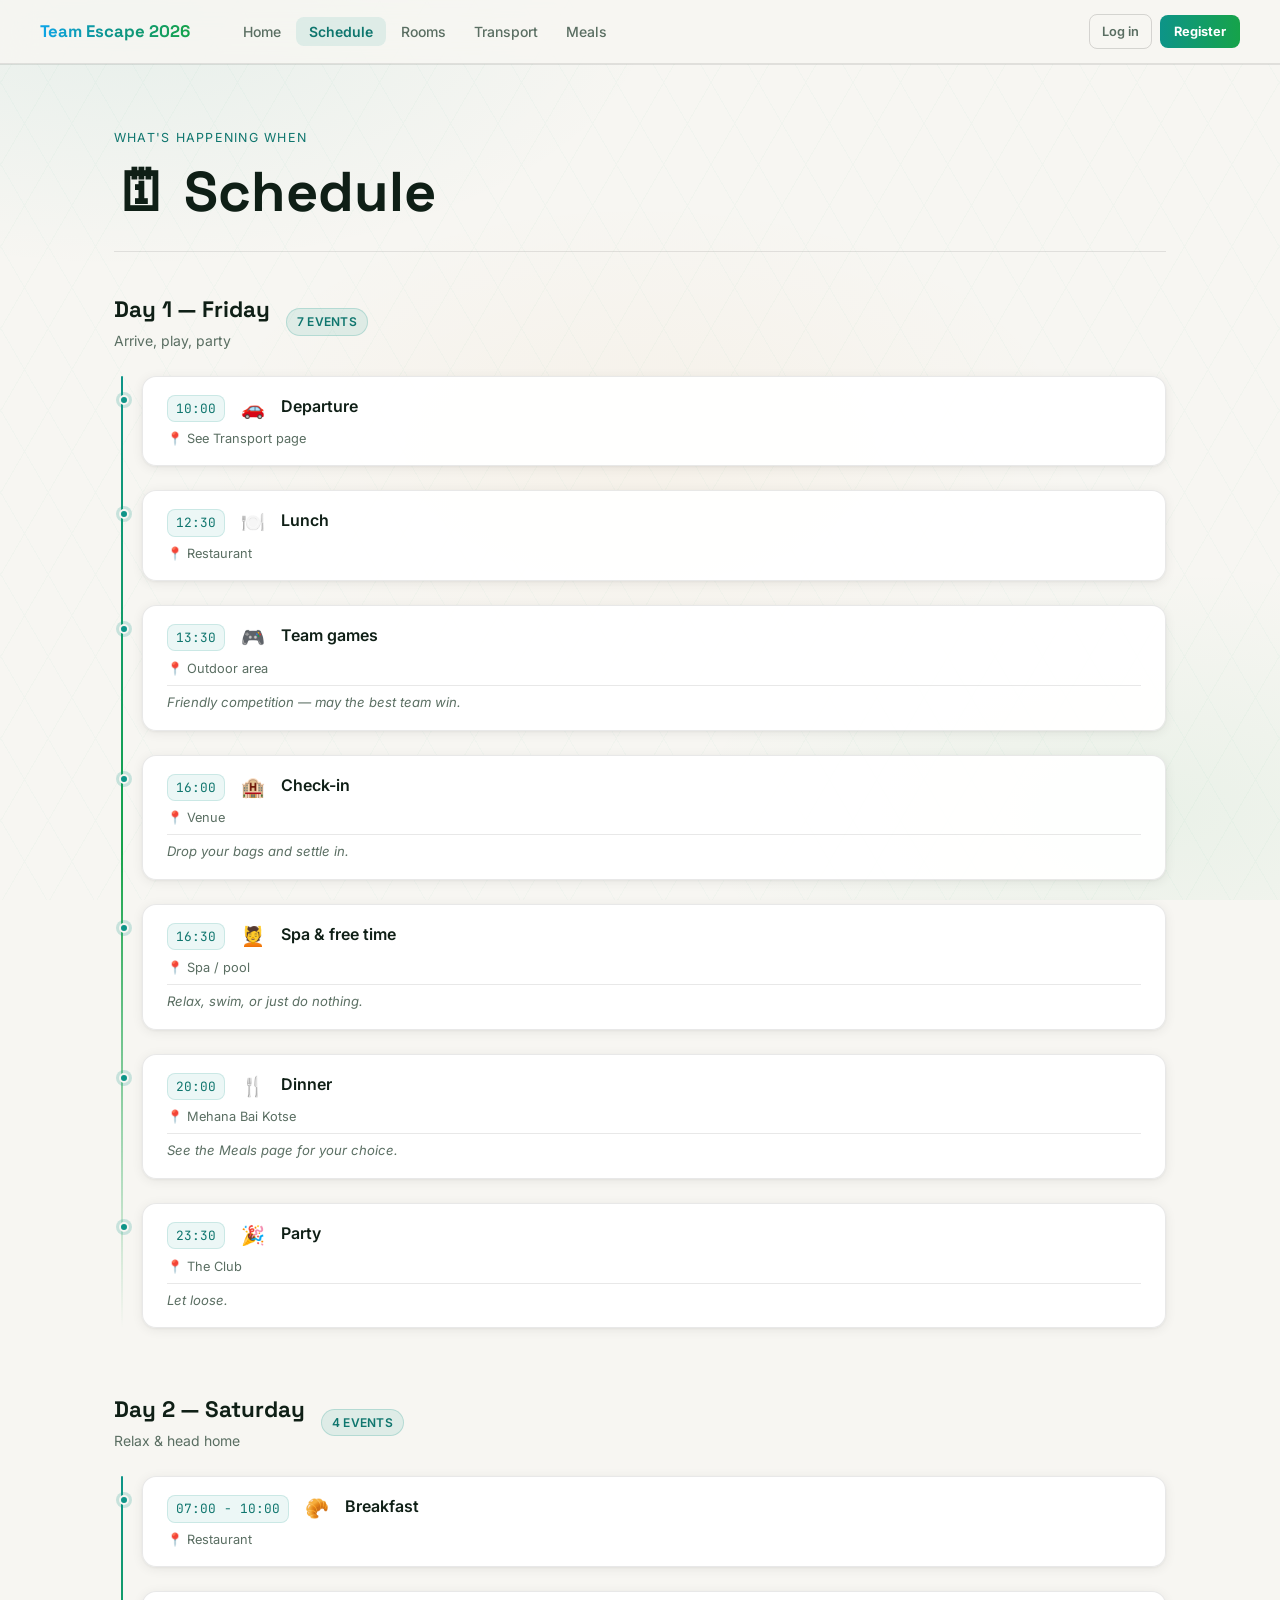
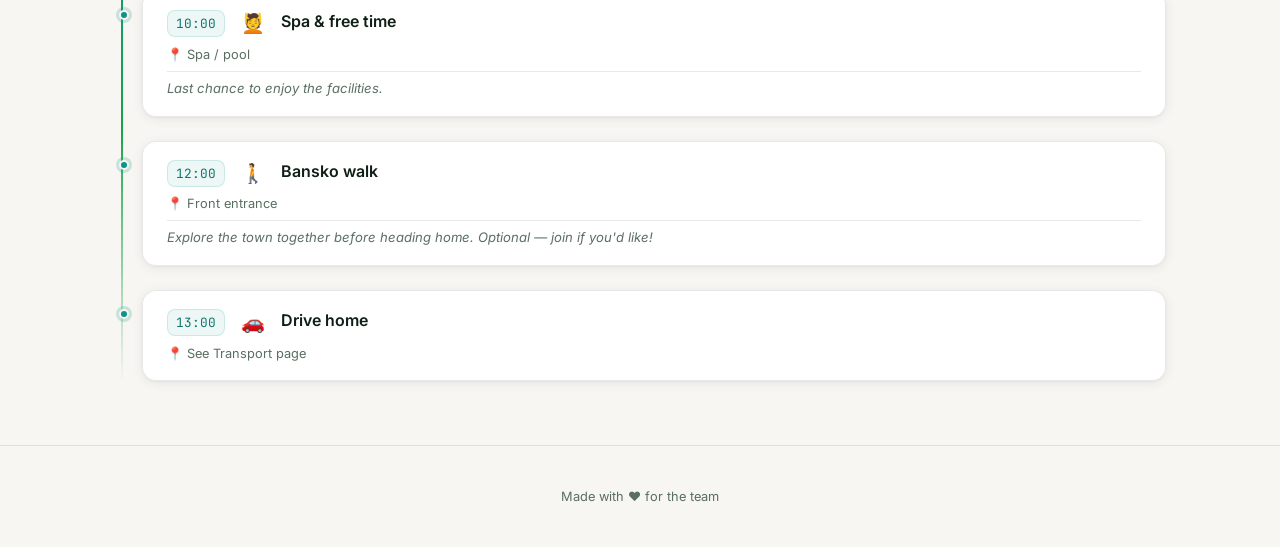
<file: schedule.html>
<!DOCTYPE html>
<html lang="en">
<head>
  <meta charset="UTF-8" />
  <meta name="viewport" content="width=device-width, initial-scale=1.0" />
  <title>Schedule</title>
  <link rel="preconnect" href="https://fonts.googleapis.com" />
  <link rel="preconnect" href="https://fonts.gstatic.com" crossorigin />
  <link href="https://fonts.googleapis.com/css2?family=Space+Grotesk:wght@400;600;700;800&family=Inter:wght@400;500;600&family=JetBrains+Mono:wght@400;500&display=swap" rel="stylesheet" />
  <link rel="stylesheet" href="../css/style.css" />
</head>
<body>
  <div id="nav-placeholder"></div>

  <div class="page">
    <div class="container">
      <div class="page-header fade-up">
        <p class="page-header__eyebrow">What's happening when</p>
        <h1>🗓 Schedule</h1>
      </div>

      <div id="schedule-root"></div>
    </div>
  </div>

  <div id="footer-placeholder"></div>

  <script src="../js/shared.js"></script>
  <script>
    (async () => {
      const { event, schedule } = await loadAll();
      renderNav(event.name);
      renderFooter();
      document.title = `Schedule · ${event.name}`;

      document.getElementById('schedule-root').innerHTML = schedule.days.map(day => `
        <div class="timeline__day fade-up">
          <div class="timeline__day-header">
            <div>
              <div class="timeline__day-label">${day.label}</div>
              <div class="timeline__day-subtitle">${day.subtitle}</div>
            </div>
            <span class="badge badge--teal">${day.items.length} events</span>
          </div>
          <div class="timeline__items">
            ${day.items.map(item => `
              <div class="timeline__item">
                <div class="timeline__item-header">
                  <span class="timeline__time">${item.time}</span>
                  <span class="timeline__icon">${item.icon}</span>
                  <span class="timeline__title">${item.title}</span>
                </div>
                <div class="timeline__location">📍 ${item.location}</div>
                ${item.note ? `<div class="timeline__note">${item.note}</div>` : ''}
              </div>`).join('')}
          </div>
        </div>`).join('');
    })();
  </script>
</body>
</html>
</file>
<file: css/style.css>
/* ============================================================
   TEAMBUILDING HUB — Design System (Light theme)
   Airy cream background · forest green + teal accents · amber warmth
   ============================================================ */

/* ---------- Reset & base ---------- */
*, *::before, *::after { box-sizing: border-box; margin: 0; padding: 0; }

:root {
  /* Palette — light */
  --c-bg:        #f7f6f2;
  --c-bg2:       #eeecea;
  --c-surface:   rgba(255,255,255,0.75);
  --c-surface2:  rgba(255,255,255,0.95);
  --c-border:    rgba(0,0,0,0.09);
  --c-border2:   rgba(0,0,0,0.14);

  /* Brand */
  --c-teal:      #0d9488;
  --c-teal-dim:  #0f766e;
  --c-green:     #16a34a;
  --c-green-dim: #166534;
  --c-amber:     #d97706;
  --c-amber-dim: #b45309;

  /* Text */
  --c-text:      #1c2b22;
  --c-muted:     #5a6e62;
  --c-heading:   #0f1f16;

  /* Gradients */
  --g-hero:      linear-gradient(135deg, #edf7f0 0%, #f0faf5 50%, #fdf8ee 100%);
  --g-card:      linear-gradient(135deg, rgba(13,148,136,0.04) 0%, rgba(22,163,74,0.03) 100%);
  --g-accent:    linear-gradient(90deg, var(--c-teal), var(--c-green));
  --g-amber:     linear-gradient(90deg, var(--c-amber), #f97316);

  /* Spacing */
  --sp-xs: 0.5rem;
  --sp-s:  1rem;
  --sp-m:  1.5rem;
  --sp-l:  2.5rem;
  --sp-xl: 4rem;

  /* Type */
  --font-body:    'Inter', 'Segoe UI', system-ui, sans-serif;
  --font-display: 'Space Grotesk', 'Inter', sans-serif;
  --font-mono:    'JetBrains Mono', 'Fira Code', monospace;

  /* Radii */
  --r-s:  8px;
  --r-m:  14px;
  --r-l:  22px;
  --r-xl: 32px;

  /* Shadows */
  --shadow-card: 0 2px 12px rgba(0,0,0,0.07), 0 1px 3px rgba(0,0,0,0.05);
  --shadow-hover: 0 6px 24px rgba(13,148,136,0.14), 0 2px 6px rgba(0,0,0,0.06);

  /* Transitions */
  --t-fast: 150ms ease;
  --t-mid:  280ms cubic-bezier(0.4,0,0.2,1);

  /* Nav height */
  --nav-h: 64px;
}

html { scroll-behavior: smooth; }

body {
  font-family: var(--font-body);
  background: var(--c-bg);
  color: var(--c-text);
  line-height: 1.65;
  min-height: 100vh;
  overflow-x: hidden;
}

/* ---------- Typography ---------- */
h1, h2, h3, h4 {
  font-family: var(--font-display);
  color: var(--c-heading);
  line-height: 1.25;
}
h1 { font-size: clamp(2rem, 5vw, 3.5rem); font-weight: 800; }
h2 { font-size: clamp(1.4rem, 3vw, 2rem); font-weight: 700; }
h3 { font-size: 1.15rem; font-weight: 600; }
h4 { font-size: 1rem; font-weight: 600; }
p  { color: var(--c-muted); }
a  { color: var(--c-teal-dim); text-decoration: none; transition: color var(--t-fast); }
a:hover { color: var(--c-green); }

/* ---------- Organic background shapes ---------- */
body::before {
  content: '';
  position: fixed;
  inset: 0;
  z-index: -2;
  background:
    radial-gradient(ellipse 70% 50% at 10% 0%, rgba(13,148,136,0.07) 0%, transparent 60%),
    radial-gradient(ellipse 60% 45% at 90% 90%, rgba(22,163,74,0.06) 0%, transparent 60%),
    radial-gradient(ellipse 50% 40% at 50% 50%, rgba(217,119,6,0.04) 0%, transparent 70%),
    var(--c-bg);
}

/* Subtle topographic hatching */
body::after {
  content: '';
  position: fixed;
  inset: 0;
  z-index: -1;
  opacity: 0.025;
  background-image:
    repeating-linear-gradient(
      60deg,
      transparent,
      transparent 40px,
      var(--c-teal) 40px,
      var(--c-teal) 41px
    ),
    repeating-linear-gradient(
      -60deg,
      transparent,
      transparent 40px,
      var(--c-green) 40px,
      var(--c-green) 41px
    );
}

/* ---------- Navigation ---------- */
.nav {
  position: fixed;
  top: 0; left: 0; right: 0;
  z-index: 100;
  height: var(--nav-h);
  display: flex;
  align-items: center;
  padding: 0 var(--sp-l);
  backdrop-filter: blur(16px) saturate(180%);
  -webkit-backdrop-filter: blur(16px) saturate(180%);
  background: rgba(247,246,242,0.85);
  border-bottom: 1px solid var(--c-border);
  box-shadow: 0 1px 0 var(--c-border);
}

.nav__brand {
  font-family: var(--font-display);
  font-weight: 800;
  font-size: 1.05rem;
  background: linear-gradient(90deg, #0ea5e9, #0d9488, #16a34a);
  -webkit-background-clip: text;
  -webkit-text-fill-color: transparent;
  background-clip: text;
  white-space: nowrap;
  margin-right: var(--sp-l);
}

.nav__links {
  display: flex;
  gap: 2px;
  list-style: none;
  flex: 1;
  flex-wrap: wrap;
}

.nav__links a {
  color: var(--c-muted);
  font-size: 0.875rem;
  font-weight: 500;
  padding: 6px 13px;
  border-radius: var(--r-s);
  transition: color var(--t-fast), background var(--t-fast);
}

.nav__links a:hover {
  color: var(--c-teal-dim);
  background: rgba(13,148,136,0.08);
}

.nav__links a.active {
  color: var(--c-teal-dim);
  background: rgba(13,148,136,0.1);
  font-weight: 600;
}

.nav__hamburger {
  display: none;
  flex-direction: column;
  gap: 5px;
  cursor: pointer;
  padding: 6px;
  margin-left: auto;
  background: none;
  border: none;
}
.nav__hamburger span {
  display: block;
  width: 22px; height: 2px;
  background: var(--c-muted);
  border-radius: 2px;
  transition: transform var(--t-mid), opacity var(--t-fast);
}

/* ---------- Layout ---------- */
.page {
  padding-top: var(--nav-h);
  min-height: 100vh;
}

.container {
  max-width: 1100px;
  margin: 0 auto;
  padding: 0 var(--sp-m);
}

.section {
  padding: var(--sp-xl) 0;
}

.section__header {
  margin-bottom: var(--sp-l);
}

.section__title {
  display: flex;
  align-items: center;
  gap: var(--sp-s);
}

.section__title::after {
  content: '';
  flex: 1;
  height: 1px;
  background: var(--c-border2);
  max-width: 200px;
}

/* ---------- Cards ---------- */
.card {
  background: var(--c-surface2);
  border: 1px solid var(--c-border);
  border-radius: var(--r-m);
  padding: var(--sp-m);
  box-shadow: var(--shadow-card);
  transition: transform var(--t-mid), box-shadow var(--t-mid), border-color var(--t-mid);
}

.card:hover {
  transform: translateY(-3px);
  box-shadow: var(--shadow-hover);
  border-color: rgba(13,148,136,0.25);
}

.card--flat { transition: none; }
.card--flat:hover { transform: none; box-shadow: var(--shadow-card); border-color: var(--c-border); }

.card-grid {
  display: grid;
  gap: var(--sp-m);
  grid-template-columns: repeat(auto-fill, minmax(280px, 1fr));
}

/* ---------- Badges & tags ---------- */
.badge {
  display: inline-flex;
  align-items: center;
  gap: 5px;
  padding: 3px 10px;
  border-radius: 99px;
  font-size: 0.75rem;
  font-weight: 600;
  letter-spacing: 0.02em;
  text-transform: uppercase;
}

.badge--teal    { background: rgba(13,148,136,0.1);  color: var(--c-teal-dim); border: 1px solid rgba(13,148,136,0.2); }
.badge--green   { background: rgba(22,163,74,0.1);   color: var(--c-green-dim); border: 1px solid rgba(22,163,74,0.2); }
.badge--amber   { background: rgba(217,119,6,0.1);   color: var(--c-amber-dim); border: 1px solid rgba(217,119,6,0.2); }
.badge--neutral { background: var(--c-bg2); color: var(--c-muted); border: 1px solid var(--c-border); }

/* Diet badges */
.badge--meat         { background: rgba(220,38,38,0.08);  color: #b91c1c;  border: 1px solid rgba(220,38,38,0.15); }
.badge--fish         { background: rgba(37,99,235,0.08);  color: #1d4ed8;  border: 1px solid rgba(37,99,235,0.15); }
.badge--vegetarian   { background: rgba(22,163,74,0.1);   color: var(--c-green-dim); border: 1px solid rgba(22,163,74,0.2); }
.badge--vegan        { background: rgba(13,148,136,0.1);  color: var(--c-teal-dim);  border: 1px solid rgba(13,148,136,0.2); }

/* ---------- Gradient text ---------- */
.gradient-text {
  background: var(--g-accent);
  -webkit-background-clip: text;
  -webkit-text-fill-color: transparent;
  background-clip: text;
}

.gradient-text--amber {
  background: var(--g-amber);
  -webkit-background-clip: text;
  -webkit-text-fill-color: transparent;
  background-clip: text;
}

/* ---------- Divider ---------- */
.divider {
  height: 1px;
  background: var(--c-border);
  margin: var(--sp-m) 0;
}

/* ---------- Chips ---------- */
.chips {
  display: flex;
  flex-wrap: wrap;
  gap: 6px;
}

/* ---------- Avatar ---------- */
.avatar {
  display: inline-flex;
  align-items: center;
  justify-content: center;
  width: 40px; height: 40px;
  border-radius: 50%;
  background: var(--c-bg2);
  border: 1px solid var(--c-border);
  font-size: 1.2rem;
  flex-shrink: 0;
}

/* ---------- Person chip ---------- */
.person-chip {
  display: inline-flex;
  align-items: center;
  gap: 6px;
  padding: 4px 10px 4px 4px;
  border-radius: 99px;
  background: var(--c-bg2);
  border: 1px solid var(--c-border);
  font-size: 0.8rem;
  color: var(--c-text);
  white-space: nowrap;
}

.person-chip .avatar { width: 26px; height: 26px; font-size: 0.85rem; }

/* ---------- Timeline ---------- */
.timeline__day {
  margin-bottom: var(--sp-xl);
}

.timeline__day-header {
  display: flex;
  align-items: center;
  gap: var(--sp-s);
  margin-bottom: var(--sp-m);
}

.timeline__day-label {
  font-family: var(--font-display);
  font-weight: 700;
  font-size: 1.4rem;
  color: var(--c-heading);
}

.timeline__day-subtitle {
  font-size: 0.875rem;
  color: var(--c-muted);
}

.timeline__items {
  position: relative;
  padding-left: 28px;
}

.timeline__items::before {
  content: '';
  position: absolute;
  left: 7px; top: 0; bottom: 0;
  width: 2px;
  background: linear-gradient(to bottom, var(--c-teal), var(--c-green), transparent);
  border-radius: 2px;
}

.timeline__item {
  position: relative;
  margin-bottom: var(--sp-m);
  background: var(--c-surface2);
  border: 1px solid var(--c-border);
  border-radius: var(--r-m);
  padding: var(--sp-s) var(--sp-m);
  box-shadow: var(--shadow-card);
  transition: transform var(--t-mid), box-shadow var(--t-mid);
}

.timeline__item:hover {
  transform: translateX(3px);
  box-shadow: var(--shadow-hover);
}

.timeline__item::before {
  content: '';
  position: absolute;
  left: -24px;
  top: 18px;
  width: 10px; height: 10px;
  border-radius: 50%;
  background: var(--c-teal);
  border: 2px solid var(--c-bg);
  box-shadow: 0 0 0 3px rgba(13,148,136,0.2);
}

.timeline__item-header {
  display: flex;
  align-items: flex-start;
  gap: var(--sp-s);
  flex-wrap: wrap;
}

.timeline__time {
  font-family: var(--font-mono);
  font-size: 0.8rem;
  color: var(--c-teal-dim);
  background: rgba(13,148,136,0.08);
  border: 1px solid rgba(13,148,136,0.15);
  border-radius: var(--r-s);
  padding: 2px 8px;
  flex-shrink: 0;
  margin-top: 2px;
}

.timeline__icon { font-size: 1.2rem; flex-shrink: 0; }

.timeline__title {
  font-weight: 600;
  color: var(--c-heading);
  font-size: 1rem;
  flex: 1;
}

.timeline__location {
  font-size: 0.8rem;
  color: var(--c-muted);
  margin-top: 4px;
}

.timeline__note {
  font-size: 0.82rem;
  color: var(--c-muted);
  margin-top: 6px;
  padding-top: 6px;
  border-top: 1px solid var(--c-border);
  font-style: italic;
}

/* ---------- Countdown ---------- */
.countdown {
  display: flex;
  gap: var(--sp-m);
  flex-wrap: wrap;
}

.countdown__unit {
  display: flex;
  flex-direction: column;
  align-items: center;
  background: var(--c-surface2);
  border: 1px solid var(--c-border);
  border-radius: var(--r-m);
  padding: var(--sp-s) var(--sp-m);
  min-width: 80px;
  box-shadow: var(--shadow-card);
}

.countdown__num {
  font-family: var(--font-display);
  font-size: 2.5rem;
  font-weight: 800;
  background: var(--g-accent);
  -webkit-background-clip: text;
  -webkit-text-fill-color: transparent;
  background-clip: text;
  line-height: 1;
}

.countdown__label {
  font-size: 0.7rem;
  text-transform: uppercase;
  letter-spacing: 0.08em;
  color: var(--c-muted);
  margin-top: 4px;
}

/* ---------- Meals ---------- */
.meals-grid {
  display: grid;
  gap: var(--sp-s);
  grid-template-columns: repeat(auto-fill, minmax(240px, 1fr));
}

.meal-card {
  display: flex;
  align-items: flex-start;
  gap: var(--sp-s);
  padding: var(--sp-s) var(--sp-m);
  background: var(--c-surface2);
  border: 1px solid var(--c-border);
  border-radius: var(--r-m);
  box-shadow: var(--shadow-card);
  transition: transform var(--t-mid), border-color var(--t-mid);
}

.meal-card:hover {
  transform: translateY(-2px);
  border-color: rgba(13,148,136,0.25);
}

.meal-card__info { flex: 1; min-width: 0; }

.meal-card__name {
  font-weight: 600;
  color: var(--c-heading);
  font-size: 0.95rem;
}

.meal-card__note {
  font-size: 0.78rem;
  color: var(--c-muted);
  font-style: italic;
  margin-top: 2px;
}

.allergy-tag {
  display: inline-block;
  font-size: 0.7rem;
  padding: 1px 7px;
  border-radius: 99px;
  background: rgba(217,119,6,0.08);
  color: var(--c-amber-dim);
  border: 1px solid rgba(217,119,6,0.18);
  margin: 2px 2px 0 0;
}

/* ---------- Car cards ---------- */
.car-card__header {
  display: flex;
  align-items: center;
  gap: var(--sp-s);
  margin-bottom: var(--sp-s);
}
.car-card__icon { font-size: 2rem; }
.car-card__meta { display: flex; flex-direction: column; gap: 12px; margin-top: var(--sp-s); }
.car-card__row  { display: flex; align-items: flex-start; gap: 8px; font-size: 0.875rem; }
.car-card__row-label {
  color: var(--c-muted);
  min-width: 80px;
  font-size: 0.78rem;
  text-transform: uppercase;
  letter-spacing: 0.04em;
  padding-top: 3px;
}

/* ---------- Room cards ---------- */
.room-card__header {
  display: flex;
  justify-content: space-between;
  align-items: flex-start;
  margin-bottom: var(--sp-s);
}

.room-number {
  font-family: var(--font-mono);
  font-size: 0.85rem;
  color: var(--c-teal-dim);
  background: rgba(13,148,136,0.08);
  border: 1px solid rgba(13,148,136,0.15);
  border-radius: var(--r-s);
  padding: 2px 10px;
}

.room-name  { font-weight: 700; color: var(--c-heading); margin-bottom: 2px; }
.room-type-floor { font-size: 0.8rem; color: var(--c-muted); }

/* ---------- Emergency card ---------- */
.emergency-card {
  display: flex;
  align-items: center;
  gap: var(--sp-m);
  padding: var(--sp-s) var(--sp-m);
  background: var(--c-surface2);
  border: 1px solid var(--c-border);
  border-radius: var(--r-m);
  box-shadow: var(--shadow-card);
}

.emergency-card__label { font-size: 0.75rem; text-transform: uppercase; letter-spacing: 0.05em; color: var(--c-muted); }
.emergency-card__name  { font-weight: 600; color: var(--c-heading); }
.emergency-card__phone {
  margin-left: auto;
  font-family: var(--font-mono);
  color: var(--c-teal-dim);
  font-size: 0.9rem;
}

/* ---------- Hero ---------- */
.hero {
  min-height: calc(100vh - var(--nav-h));
  display: flex;
  flex-direction: column;
  justify-content: center;
  padding: var(--sp-xl) 0;
}

.hero__eyebrow {
  font-size: 0.8rem;
  text-transform: uppercase;
  letter-spacing: 0.12em;
  color: var(--c-teal-dim);
  margin-bottom: var(--sp-s);
}

.hero__title    { margin-bottom: var(--sp-s); }
.hero__tagline  {
  font-size: 1.2rem;
  color: var(--c-muted);
  margin-bottom: var(--sp-l);
  max-width: 540px;
}

.hero__meta {
  display: flex;
  flex-wrap: wrap;
  gap: var(--sp-s);
  margin-bottom: var(--sp-l);
}

.hero__meta-item {
  display: flex;
  align-items: center;
  gap: 8px;
  font-size: 0.9rem;
  color: var(--c-muted);
  background: var(--c-surface2);
  border: 1px solid var(--c-border);
  border-radius: var(--r-s);
  padding: 6px 14px;
  box-shadow: var(--shadow-card);
}

/* ---------- Highlights ---------- */
.highlight-card { display: flex; gap: var(--sp-s); align-items: flex-start; }
.highlight-card__icon { font-size: 2rem; flex-shrink: 0; margin-top: 2px; }
.highlight-card__title { font-weight: 700; color: var(--c-heading); margin-bottom: 4px; }

/* ---------- Page hero banner (inner pages) ---------- */
.page-hero {
  position: relative;
  height: 220px;
  background-image: url('https://images.unsplash.com/photo-1464822759023-fed622ff2c3b?w=1800&q=80&auto=format&fit=crop');
  background-size: cover;
  background-position: center 35%;
  display: flex;
  align-items: flex-end;
  margin-bottom: var(--sp-l);
}

.page-hero::before {
  content: '';
  position: absolute;
  inset: 0;
  background: linear-gradient(
    to bottom,
    rgba(15,25,18,0.35) 0%,
    rgba(15,25,18,0.65) 100%
  );
}

.page-hero__content {
  position: relative;
  z-index: 1;
  padding: var(--sp-m) var(--sp-l);
  width: 100%;
  max-width: 1100px;
  margin: 0 auto;
}

.page-hero__eyebrow {
  font-size: 0.75rem;
  text-transform: uppercase;
  letter-spacing: 0.1em;
  color: rgba(255,255,255,0.7);
  margin-bottom: 4px;
}

.page-hero h1 {
  color: #fff;
  text-shadow: 0 2px 12px rgba(0,0,0,0.35);
  margin: 0;
}

@media (max-width: 768px) {
  .page-hero { height: 160px; }
  .page-hero__content { padding: var(--sp-s) var(--sp-m); }
}

/* ---------- Page header ---------- */
.page-header {
  padding: var(--sp-xl) 0 var(--sp-m);
  border-bottom: 1px solid var(--c-border);
  margin-bottom: var(--sp-l);
}

.page-header__eyebrow {
  font-size: 0.78rem;
  text-transform: uppercase;
  letter-spacing: 0.1em;
  color: var(--c-teal-dim);
  margin-bottom: var(--sp-xs);
}

/* ---------- Stats row ---------- */
.stats-row {
  display: flex;
  flex-wrap: wrap;
  gap: var(--sp-m);
  margin-bottom: var(--sp-l);
}

.stat-box {
  background: var(--c-surface2);
  border: 1px solid var(--c-border);
  border-radius: var(--r-m);
  padding: var(--sp-s) var(--sp-m);
  display: flex;
  flex-direction: column;
  align-items: center;
  min-width: 90px;
  box-shadow: var(--shadow-card);
}

.stat-box__num {
  font-family: var(--font-display);
  font-size: 2rem;
  font-weight: 800;
  background: var(--g-accent);
  -webkit-background-clip: text;
  -webkit-text-fill-color: transparent;
  background-clip: text;
  line-height: 1;
}

.stat-box__label {
  font-size: 0.72rem;
  text-transform: uppercase;
  letter-spacing: 0.07em;
  color: var(--c-muted);
  margin-top: 4px;
}

/* ---------- Organizer card on home ---------- */
.organizer-card {
  display: flex;
  align-items: center;
  gap: var(--sp-m);
  padding: var(--sp-m) var(--sp-l);
  background: var(--c-surface2);
  border: 1px solid var(--c-border);
  border-radius: var(--r-l);
  box-shadow: var(--shadow-card);
  max-width: 480px;
}

/* ---------- Scrollbar ---------- */
::-webkit-scrollbar { width: 6px; height: 6px; }
::-webkit-scrollbar-track { background: var(--c-bg2); }
::-webkit-scrollbar-thumb { background: var(--c-border2); border-radius: 99px; }
::-webkit-scrollbar-thumb:hover { background: var(--c-teal); }

/* ---------- Utility ---------- */
.mt-s  { margin-top: var(--sp-s); }
.mt-m  { margin-top: var(--sp-m); }
.mt-l  { margin-top: var(--sp-l); }
.mb-m  { margin-bottom: var(--sp-m); }
.flex  { display: flex; }
.flex-wrap { flex-wrap: wrap; }
.gap-s { gap: var(--sp-s); }
.gap-m { gap: var(--sp-m); }
.items-center { align-items: center; }
.text-muted  { color: var(--c-muted); }
.text-small  { font-size: 0.875rem; }
.font-mono   { font-family: var(--font-mono); }

/* ---------- Animations ---------- */
@keyframes fadeUp {
  from { opacity: 0; transform: translateY(18px); }
  to   { opacity: 1; transform: translateY(0); }
}

.fade-up   { animation: fadeUp 0.5s ease both; }
.fade-up-1 { animation-delay: 0.1s; }
.fade-up-2 { animation-delay: 0.2s; }
.fade-up-3 { animation-delay: 0.3s; }
.fade-up-4 { animation-delay: 0.4s; }

/* ---------- Responsive ---------- */
@media (max-width: 768px) {
  :root { --sp-xl: 2.5rem; --sp-l: 1.75rem; }

  .nav__links { display: none; }
  .nav__hamburger { display: flex; }
  .nav__links.open {
    display: flex;
    flex-direction: column;
    position: fixed;
    top: var(--nav-h);
    left: 0; right: 0;
    background: rgba(247,246,242,0.97);
    backdrop-filter: blur(16px);
    padding: var(--sp-m);
    border-bottom: 1px solid var(--c-border);
    gap: 4px;
    box-shadow: 0 8px 24px rgba(0,0,0,0.08);
  }

  .countdown { gap: var(--sp-s); }
  .countdown__unit { min-width: 64px; padding: var(--sp-xs) var(--sp-s); }
  .countdown__num  { font-size: 1.8rem; }
  .stats-row { gap: var(--sp-s); }
}

@media (max-width: 480px) {
  .card-grid  { grid-template-columns: 1fr; }
  .meals-grid { grid-template-columns: 1fr; }
}

/* ---------- Footer ---------- */
.footer {
  text-align: center;
  padding: var(--sp-l) var(--sp-m);
  border-top: 1px solid var(--c-border);
  font-size: 0.8rem;
  color: var(--c-muted);
}
</file>
